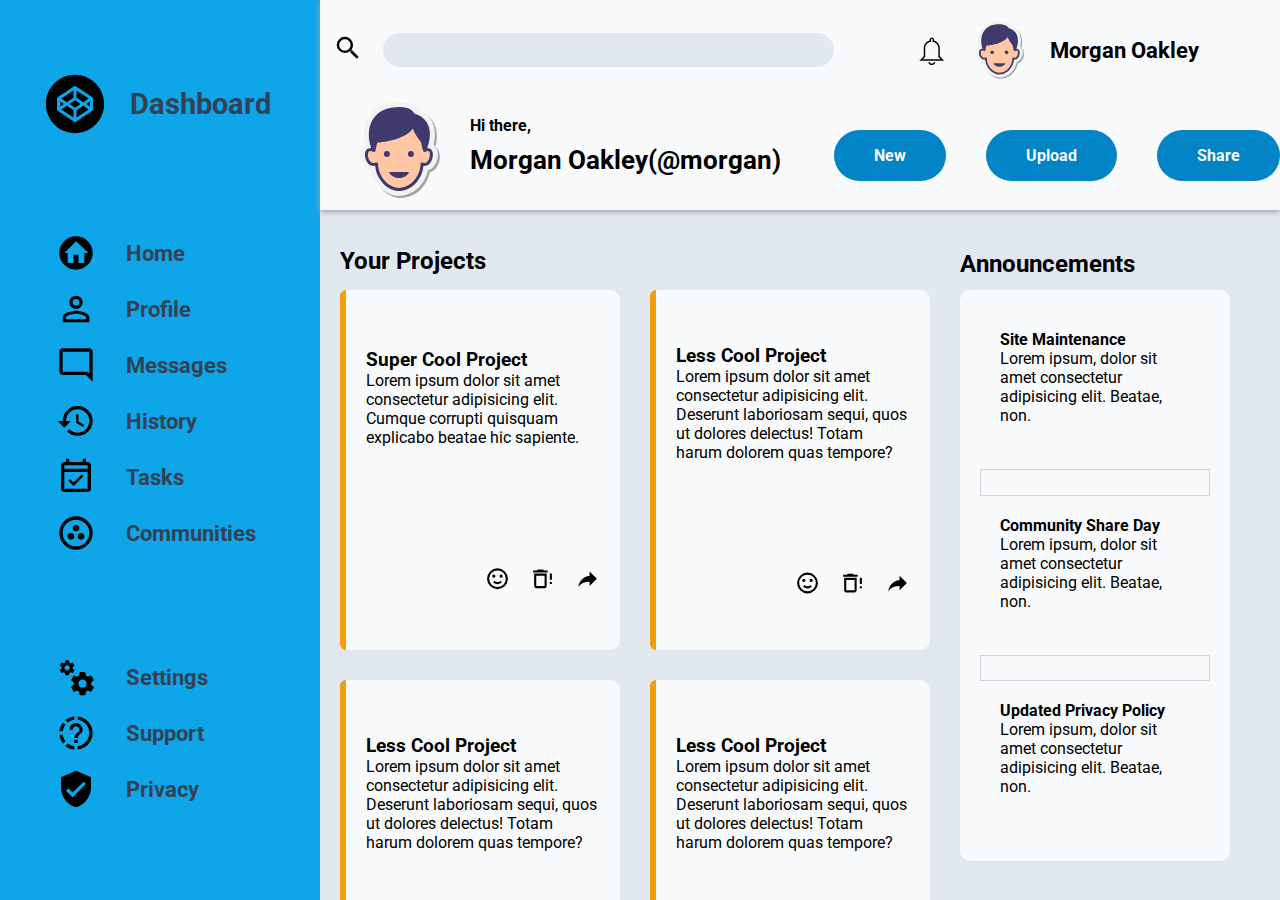
<file: Adin-Dashboard/index.html>
<!DOCTYPE html>
<html lang="en">
<head>
    <meta charset="UTF-8">
    <meta name="viewport" content="width=device-width, initial-scale=1.0">
    <link rel="preconnect" href="https://fonts.googleapis.com">
    <link rel="preconnect" href="https://fonts.gstatic.com" crossorigin>
    <link href="https://fonts.googleapis.com/css2?family=Playfair+Display:wght@400;700&family=Playpen+Sans&family=Poppins:wght@200;400;700&family=Roboto&family=Tilt+Neon&display=swap" rel="stylesheet">
    <link rel="stylesheet" href="style.css">
    <title>Adin Dashboard</title>
</head>
<body>
    <div class="container">
        <div class="sidebar">
            <div class="logo">
                <svg xmlns="http://www.w3.org/2000/svg" viewBox="0 0 24 24"><title>codepen</title><path d="M8.21 12L6.88 12.89V11.11L8.21 12M11.47 9.82V7.34L7.31 10.12L9.16 11.36L11.47 9.82M16.7 10.12L12.53 7.34V9.82L14.84 11.36L16.7 10.12M7.31 13.88L11.47 16.66V14.18L9.16 12.64L7.31 13.88M12.53 14.18V16.66L16.7 13.88L14.84 12.64L12.53 14.18M12 10.74L10.12 12L12 13.26L13.88 12L12 10.74M22 12C22 17.5 17.5 22 12 22C6.5 22 2 17.5 2 12C2 6.5 6.5 2 12 2C17.5 2 22 6.5 22 12M18.18 10.12C18.18 10.09 18.18 10.07 18.18 10.05L18.17 10L18.17 10L18.16 9.95C18.15 9.94 18.15 9.93 18.14 9.91L18.13 9.89L18.11 9.85L18.1 9.83L18.08 9.8L18.06 9.77L18.03 9.74L18 9.72L18 9.7L17.96 9.68L17.95 9.67L12.3 5.91C12.12 5.79 11.89 5.79 11.71 5.91L6.05 9.67L6.05 9.68L6 9.7C6 9.71 6 9.72 6 9.72L5.97 9.74L5.94 9.77L5.93 9.8L5.9 9.83L5.89 9.85L5.87 9.89L5.86 9.91L5.84 9.95L5.84 10L5.83 10L5.82 10.05C5.82 10.07 5.82 10.09 5.82 10.12V13.88C5.82 13.91 5.82 13.93 5.82 13.95L5.83 14L5.84 14L5.84 14.05C5.85 14.06 5.85 14.07 5.86 14.09L5.87 14.11L5.89 14.15L5.9 14.17L5.92 14.2L5.94 14.23C5.95 14.24 5.96 14.25 5.97 14.26L6 14.28L6 14.3L6.04 14.32L6.05 14.33L11.71 18.1C11.79 18.16 11.9 18.18 12 18.18C12.1 18.18 12.21 18.15 12.3 18.1L17.95 14.33L17.96 14.32L18 14.3L18 14.28L18.03 14.26L18.06 14.23L18.08 14.2L18.1 14.17L18.11 14.15L18.13 14.11L18.14 14.09L18.16 14.05L18.16 14L18.17 14L18.18 13.95C18.18 13.93 18.18 13.91 18.18 13.88V10.12M17.12 12.89V11.11L15.79 12L17.12 12.89Z" /></svg>
                <p>Dashboard</p>
            </div>
            <div class="nav">
                <ul>
                    <li>
                        <svg xmlns="http://www.w3.org/2000/svg" viewBox="0 0 24 24"><title>home-circle</title><path d="M19.07,4.93C17.22,3 14.66,1.96 12,2C9.34,1.96 6.79,3 4.94,4.93C3,6.78 1.96,9.34 2,12C1.96,14.66 3,17.21 4.93,19.06C6.78,21 9.34,22.04 12,22C14.66,22.04 17.21,21 19.06,19.07C21,17.22 22.04,14.66 22,12C22.04,9.34 21,6.78 19.07,4.93M17,12V18H13.5V13H10.5V18H7V12H5L12,5L19.5,12H17Z" /></svg>
                        <p>Home</p>
                    </li>
                    <li>
                        <svg xmlns="http://www.w3.org/2000/svg" viewBox="0 0 24 24"><title>account-outline</title><path d="M12,4A4,4 0 0,1 16,8A4,4 0 0,1 12,12A4,4 0 0,1 8,8A4,4 0 0,1 12,4M12,6A2,2 0 0,0 10,8A2,2 0 0,0 12,10A2,2 0 0,0 14,8A2,2 0 0,0 12,6M12,13C14.67,13 20,14.33 20,17V20H4V17C4,14.33 9.33,13 12,13M12,14.9C9.03,14.9 5.9,16.36 5.9,17V18.1H18.1V17C18.1,16.36 14.97,14.9 12,14.9Z" /></svg>
                        <p>Profile</p>
                    </li>
                    <li>
                        <svg xmlns="http://www.w3.org/2000/svg" viewBox="0 0 24 24"><title>message-reply-outline</title><path d="M20 2H4C2.9 2 2 2.9 2 4V16C2 17.1 2.9 18 4 18H18L22 22V4C22 2.9 21.1 2 20 2M20 17.2L18.8 16H4V4H20V17.2Z" /></svg>
                        <p>Messages</p>
                    </li>
                    <li>
                        <svg xmlns="http://www.w3.org/2000/svg" viewBox="0 0 24 24"><title>history</title><path d="M13.5,8H12V13L16.28,15.54L17,14.33L13.5,12.25V8M13,3A9,9 0 0,0 4,12H1L4.96,16.03L9,12H6A7,7 0 0,1 13,5A7,7 0 0,1 20,12A7,7 0 0,1 13,19C11.07,19 9.32,18.21 8.06,16.94L6.64,18.36C8.27,20 10.5,21 13,21A9,9 0 0,0 22,12A9,9 0 0,0 13,3" /></svg>
                        <p>History</p>
                    </li>
                    <li>
                        <svg xmlns="http://www.w3.org/2000/svg" viewBox="0 0 24 24"><title>calendar-check-outline</title><path d="M19 3H18V1H16V3H8V1H6V3H5C3.9 3 3 3.9 3 5V19C3 20.11 3.9 21 5 21H19C20.11 21 21 20.11 21 19V5C21 3.9 20.11 3 19 3M19 19H5V9H19V19M5 7V5H19V7H5M10.56 17.46L16.5 11.53L15.43 10.47L10.56 15.34L8.45 13.23L7.39 14.29L10.56 17.46Z" /></svg>
                        <p>Tasks</p>
                    </li>
                    <li>
                        <svg xmlns="http://www.w3.org/2000/svg" viewBox="0 0 24 24"><title>google-circles-communities</title><path d="M15,12C13.89,12 13,12.89 13,14A2,2 0 0,0 15,16A2,2 0 0,0 17,14C17,12.89 16.1,12 15,12M12,20A8,8 0 0,1 4,12A8,8 0 0,1 12,4A8,8 0 0,1 20,12A8,8 0 0,1 12,20M12,2A10,10 0 0,0 2,12A10,10 0 0,0 12,22A10,10 0 0,0 22,12A10,10 0 0,0 12,2M14,9C14,7.89 13.1,7 12,7C10.89,7 10,7.89 10,9A2,2 0 0,0 12,11A2,2 0 0,0 14,9M9,12A2,2 0 0,0 7,14A2,2 0 0,0 9,16A2,2 0 0,0 11,14C11,12.89 10.1,12 9,12Z" /></svg>
                        <p>Communities</p>
                    </li>
                </ul>
            </div>
            <div class="brand">
                <ul>
                    <li>
                        <svg xmlns="http://www.w3.org/2000/svg" viewBox="0 0 24 24"><title>cogs</title><path d="M15.9,18.45C17.25,18.45 18.35,17.35 18.35,16C18.35,14.65 17.25,13.55 15.9,13.55C14.54,13.55 13.45,14.65 13.45,16C13.45,17.35 14.54,18.45 15.9,18.45M21.1,16.68L22.58,17.84C22.71,17.95 22.75,18.13 22.66,18.29L21.26,20.71C21.17,20.86 21,20.92 20.83,20.86L19.09,20.16C18.73,20.44 18.33,20.67 17.91,20.85L17.64,22.7C17.62,22.87 17.47,23 17.3,23H14.5C14.32,23 14.18,22.87 14.15,22.7L13.89,20.85C13.46,20.67 13.07,20.44 12.71,20.16L10.96,20.86C10.81,20.92 10.62,20.86 10.54,20.71L9.14,18.29C9.05,18.13 9.09,17.95 9.22,17.84L10.7,16.68L10.65,16L10.7,15.31L9.22,14.16C9.09,14.05 9.05,13.86 9.14,13.71L10.54,11.29C10.62,11.13 10.81,11.07 10.96,11.13L12.71,11.84C13.07,11.56 13.46,11.32 13.89,11.15L14.15,9.29C14.18,9.13 14.32,9 14.5,9H17.3C17.47,9 17.62,9.13 17.64,9.29L17.91,11.15C18.33,11.32 18.73,11.56 19.09,11.84L20.83,11.13C21,11.07 21.17,11.13 21.26,11.29L22.66,13.71C22.75,13.86 22.71,14.05 22.58,14.16L21.1,15.31L21.15,16L21.1,16.68M6.69,8.07C7.56,8.07 8.26,7.37 8.26,6.5C8.26,5.63 7.56,4.92 6.69,4.92A1.58,1.58 0 0,0 5.11,6.5C5.11,7.37 5.82,8.07 6.69,8.07M10.03,6.94L11,7.68C11.07,7.75 11.09,7.87 11.03,7.97L10.13,9.53C10.08,9.63 9.96,9.67 9.86,9.63L8.74,9.18L8,9.62L7.81,10.81C7.79,10.92 7.7,11 7.59,11H5.79C5.67,11 5.58,10.92 5.56,10.81L5.4,9.62L4.64,9.18L3.5,9.63C3.41,9.67 3.3,9.63 3.24,9.53L2.34,7.97C2.28,7.87 2.31,7.75 2.39,7.68L3.34,6.94L3.31,6.5L3.34,6.06L2.39,5.32C2.31,5.25 2.28,5.13 2.34,5.03L3.24,3.47C3.3,3.37 3.41,3.33 3.5,3.37L4.63,3.82L5.4,3.38L5.56,2.19C5.58,2.08 5.67,2 5.79,2H7.59C7.7,2 7.79,2.08 7.81,2.19L8,3.38L8.74,3.82L9.86,3.37C9.96,3.33 10.08,3.37 10.13,3.47L11.03,5.03C11.09,5.13 11.07,5.25 11,5.32L10.03,6.06L10.06,6.5L10.03,6.94Z" /></svg>
                        <p>Settings</p>
                    </li>
                    <li>
                        <svg xmlns="http://www.w3.org/2000/svg" viewBox="0 0 24 24"><title>progress-question</title><path d="M13 18H11V16H13V18M13 15H11C11 11.75 14 12 14 10C14 8.9 13.1 8 12 8C10.9 8 10 8.9 10 10H8C8 7.79 9.79 6 12 6C14.21 6 16 7.79 16 10C16 12.5 13 12.75 13 15M22 12C22 17.18 18.05 21.45 13 21.95V19.94C16.95 19.45 20 16.08 20 12C20 7.92 16.95 4.55 13 4.06V2.05C18.05 2.55 22 6.82 22 12M11 2.05V4.06C9.54 4.24 8.2 4.82 7.09 5.68L5.67 4.26C7.15 3.05 9 2.25 11 2.05M4.06 11H2.05C2.25 9 3.05 7.15 4.26 5.67L5.68 7.1C4.82 8.2 4.24 9.54 4.06 11M11 19.94V21.95C9 21.75 7.15 20.96 5.67 19.74L7.09 18.32C8.2 19.18 9.54 19.76 11 19.94M2.05 13H4.06C4.24 14.46 4.82 15.8 5.68 16.91L4.26 18.33C3.05 16.85 2.25 15 2.05 13Z" /></svg>
                        <p>Support</p>
                    </li>
                    <li>
                        <svg xmlns="http://www.w3.org/2000/svg" viewBox="0 0 24 24"><title>shield-check</title><path d="M10,17L6,13L7.41,11.59L10,14.17L16.59,7.58L18,9M12,1L3,5V11C3,16.55 6.84,21.74 12,23C17.16,21.74 21,16.55 21,11V5L12,1Z" /></svg>
                        <p>Privacy</p>
                    </li>
                </ul>
            </div>
        </div>
        <div class="main-container">
            <div class="header">
                <div class="search">
                    <label for="search"><svg xmlns="http://www.w3.org/2000/svg" viewBox="0 0 24 24"><title>magnify</title><path d="M9.5,3A6.5,6.5 0 0,1 16,9.5C16,11.11 15.41,12.59 14.44,13.73L14.71,14H15.5L20.5,19L19,20.5L14,15.5V14.71L13.73,14.44C12.59,15.41 11.11,16 9.5,16A6.5,6.5 0 0,1 3,9.5A6.5,6.5 0 0,1 9.5,3M9.5,5C7,5 5,7 5,9.5C5,12 7,14 9.5,14C12,14 14,12 14,9.5C14,7 12,5 9.5,5Z" /></svg></label>
                    <input type="search" id="search">
                </div>
                <div class="notification">
                    <svg xmlns="http://www.w3.org/2000/svg" viewBox="0 0 24 24"><title>bell</title><path d="M12,4.5C12,4.22 11.78,4 11.5,4C11.22,4 11,4.22 11,4.5V6.03C8.75,6.28 7,8.18 7,10.5V16.41L5.41,18H17.59L16,16.41V10.5C16,8.18 14.25,6.28 12,6.03V4.5M11.5,3C12.33,3 13,3.67 13,4.5V5.21C15.31,5.86 17,8 17,10.5V16L20,19H3L6,16V10.5C6,8 7.69,5.86 10,5.21V4.5C10,3.67 10.67,3 11.5,3M11.5,22C10.29,22 9.28,21.14 9.05,20H10.09C10.29,20.58 10.85,21 11.5,21C12.15,21 12.71,20.58 12.91,20H13.95C13.72,21.14 12.71,22 11.5,22Z" /></svg>
                    <svg class="user-head" xmlns="http://www.w3.org/2000/svg" x="0px" y="0px" width="100" height="100" viewBox="0 0 100 100">
                        <path d="M50.976,97.953c-10.458,0-17.943-7.42-18.763-8.267c-5.834-5.841-8.646-16.384-9.684-21.183 c-2.552-0.548-4.353,1.125-6.103-0.876c-4.566-5.229-6.368-13.858-1.82-19.174c0.66-0.771,1.479-1.441,2.402-1.983 c-2.154-10.354-1.159-19.283,2.974-26.598c4.586-8.117,12.433-12.669,18.246-14.223c1.48-0.396,6.796-1.688,13.034-1.688 c10.572,0,15.867,3.76,18.519,7.55c6.889,2.557,11.792,6.82,14.588,12.693c3.827,8.036,2.586,17.056,1.144,22.63 c0.623,0.455,1.196,0.984,1.708,1.582c4.55,5.319,2.843,15.137-1.723,20.363c-1.564,1.791-3.528,3.045-5.714,3.681 c-1.018,4.825-3.505,11.327-9.469,17.299C69.501,90.582,61.893,97.953,50.976,97.953z" opacity=".35"></path><path fill="#f2f2f2" d="M48.976,95.953c-10.458,0-17.943-7.42-18.763-8.267c-5.834-5.841-8.321-12.218-9.359-17.017 c-2.552-0.548-4.772-1.854-6.522-3.854c-4.566-5.229-6.273-15.047-1.726-20.362c0.66-0.771,1.479-1.441,2.402-1.983 c-2.154-10.354-1.159-19.283,2.974-26.598C22.568,9.755,30.415,5.203,36.228,3.649c1.48-0.396,6.796-1.688,13.034-1.688 c10.572,0,15.867,3.76,18.519,7.55c6.889,2.557,11.792,6.82,14.588,12.693c3.827,8.036,2.586,17.056,1.144,22.63 c0.623,0.455,1.196,0.984,1.708,1.582c4.55,5.319,2.843,15.137-1.723,20.363c-1.564,1.791-3.528,3.045-5.714,3.681 c-1.018,4.825-3.505,11.327-9.469,17.299C67.501,88.582,59.893,95.953,48.976,95.953z"></path><path fill="#ffc7a3" d="M63.685,81.364c5.121-4.146,6.022-9.918,8.431-17.262c2.017,1.888,5.296,1.379,7.898-1.599 c2.83-3.239,3.582-7.934,1.681-10.486c-1.519-2.039-4.104-2.282-6.593-0.569c0.692-4.458,0.283-8.708,0.283-12.298 c0-16.628-11.279-26.675-26.085-26.675S23.216,22.523,23.216,39.151c0,3.655-0.289,7.994,0.578,12.54 c-0.578-2.16-4.731-1.77-6.318,0.36c-1.901,2.552-1.148,7.247,1.681,10.486c2.83,3.239,5.89,3.569,7.791,1.017 c0.008-0.01,0.013-0.022,0.021-0.032c1.739,7.963,2.65,13.331,7.249,17.635l10.177,7.89h9.61L63.685,81.364z"></path><path fill="#40396e" d="M21.207,48.598c0,0,3.801-3.084,5.865-5.94c0,0,35.445-2.17,38.282-20.227 C68.409,2.995,44.331,6.657,37.519,8.479C31.549,10.075,12.316,19.02,21.207,48.598z"></path><path fill="#40396e" d="M62.439,25.671c0,0-0.501,5.165,9.119,16.983l3.607,4.513l2.022,0.978 c0,0,11.646-27.202-13.105-34.612L62.439,25.671z"></path><path fill="#40396e" d="M48.976,90.952c-8.546,0-14.903-6.468-15.169-6.743c-6.934-6.944-8.348-14.741-8.611-18.359 c-1.94,0.292-4.898,0.193-7.099-2.326c-3.074-3.519-4.458-10.587-1.691-13.821c1.018-1.189,3.212-2.103,5.511-1.711 c-0.6-3.426-0.888-5.928-0.888-8.841c0-16.723,11.89-28.861,28.271-28.861s28.271,12.138,28.271,28.861 c0,3.002-0.29,5.613-0.833,8.798c1.926-0.301,3.645,0.503,4.686,1.721c2.766,3.234,1.382,10.302-1.691,13.821 c-1.957,2.239-4.432,2.626-6.331,2.389c-0.27,3.638-1.699,11.412-8.625,18.347C64.508,84.497,58.007,90.952,48.976,90.952z M26.648,62.446c0.172,0,0.345,0.03,0.509,0.089c0.616,0.222,1.016,0.841,0.989,1.496c-0.042,1.008-0.183,10.081,7.801,18.075 c0.072,0.074,5.777,5.846,13.03,5.846c7.754,0,13.617-5.785,13.675-5.844c7.986-7.997,7.845-17.069,7.803-18.078 c-0.027-0.654,0.373-1.273,0.989-1.496c0.373-0.136,0.787-0.117,1.147,0.053c0.28,0.126,2.889,1.21,4.882-1.072 c2.473-2.831,3.097-8.231,1.672-9.897c-0.229-0.266-1.466-1.516-3.477,0.01c-0.495,0.375-1.17,0.408-1.697,0.081 c-0.528-0.327-0.8-0.946-0.684-1.556c0.833-4.37,1.285-7.417,1.285-11.004c0-14.985-10.628-25.861-25.271-25.861 S24.029,24.166,24.029,39.15c0,3.396,0.432,6.259,1.339,11.021c0.116,0.61-0.156,1.229-0.684,1.556 c-0.527,0.328-1.203,0.296-1.698-0.081c-1.924-1.463-4.002-0.343-4.302,0.006c-1.425,1.666-0.802,7.066,1.671,9.897 c2.106,2.411,5.699,1.016,5.736,1.002C26.271,62.482,26.459,62.446,26.648,62.446z"></path><path fill="#40396e" d="M35.681,27.553c7.589,0,19.65-0.001,27.239-0.001c3.813,0,6.708,3.026,7.103,6.818 c1.468,14.094,3.454,16.827,3.454,16.827s3.903-2.833,1.33-0.879c0.866-4.546,1.264-7.512,1.264-11.167 c0-16.628-11.966-27.361-26.771-27.361S22.529,22.523,22.529,39.151c0,3.655,0.398,6.621,1.264,11.167 c-2.572-1.954,1.512,0.625,1.512,0.625s1.337-3.289,3.272-16.573C29.127,30.598,31.868,27.553,35.681,27.553z"></path><circle cx="36.906" cy="53.941" r="3" fill="#40396e"></circle><circle cx="60.918" cy="53.941" r="3" fill="#40396e"></circle><path fill="#40396e" d="M39,72c1.236,3.461,5.24,6,10,6s8.764-2.539,10-6H39z"></path>
                    </svg>
                    <p>Morgan Oakley</p>
                </div>
                <div class="user-info">
                    <svg class="user-head" xmlns="http://www.w3.org/2000/svg" x="0px" y="0px" width="100" height="100" viewBox="0 0 100 100">
                        <path d="M50.976,97.953c-10.458,0-17.943-7.42-18.763-8.267c-5.834-5.841-8.646-16.384-9.684-21.183 c-2.552-0.548-4.353,1.125-6.103-0.876c-4.566-5.229-6.368-13.858-1.82-19.174c0.66-0.771,1.479-1.441,2.402-1.983 c-2.154-10.354-1.159-19.283,2.974-26.598c4.586-8.117,12.433-12.669,18.246-14.223c1.48-0.396,6.796-1.688,13.034-1.688 c10.572,0,15.867,3.76,18.519,7.55c6.889,2.557,11.792,6.82,14.588,12.693c3.827,8.036,2.586,17.056,1.144,22.63 c0.623,0.455,1.196,0.984,1.708,1.582c4.55,5.319,2.843,15.137-1.723,20.363c-1.564,1.791-3.528,3.045-5.714,3.681 c-1.018,4.825-3.505,11.327-9.469,17.299C69.501,90.582,61.893,97.953,50.976,97.953z" opacity=".35"></path><path fill="#f2f2f2" d="M48.976,95.953c-10.458,0-17.943-7.42-18.763-8.267c-5.834-5.841-8.321-12.218-9.359-17.017 c-2.552-0.548-4.772-1.854-6.522-3.854c-4.566-5.229-6.273-15.047-1.726-20.362c0.66-0.771,1.479-1.441,2.402-1.983 c-2.154-10.354-1.159-19.283,2.974-26.598C22.568,9.755,30.415,5.203,36.228,3.649c1.48-0.396,6.796-1.688,13.034-1.688 c10.572,0,15.867,3.76,18.519,7.55c6.889,2.557,11.792,6.82,14.588,12.693c3.827,8.036,2.586,17.056,1.144,22.63 c0.623,0.455,1.196,0.984,1.708,1.582c4.55,5.319,2.843,15.137-1.723,20.363c-1.564,1.791-3.528,3.045-5.714,3.681 c-1.018,4.825-3.505,11.327-9.469,17.299C67.501,88.582,59.893,95.953,48.976,95.953z"></path><path fill="#ffc7a3" d="M63.685,81.364c5.121-4.146,6.022-9.918,8.431-17.262c2.017,1.888,5.296,1.379,7.898-1.599 c2.83-3.239,3.582-7.934,1.681-10.486c-1.519-2.039-4.104-2.282-6.593-0.569c0.692-4.458,0.283-8.708,0.283-12.298 c0-16.628-11.279-26.675-26.085-26.675S23.216,22.523,23.216,39.151c0,3.655-0.289,7.994,0.578,12.54 c-0.578-2.16-4.731-1.77-6.318,0.36c-1.901,2.552-1.148,7.247,1.681,10.486c2.83,3.239,5.89,3.569,7.791,1.017 c0.008-0.01,0.013-0.022,0.021-0.032c1.739,7.963,2.65,13.331,7.249,17.635l10.177,7.89h9.61L63.685,81.364z"></path><path fill="#40396e" d="M21.207,48.598c0,0,3.801-3.084,5.865-5.94c0,0,35.445-2.17,38.282-20.227 C68.409,2.995,44.331,6.657,37.519,8.479C31.549,10.075,12.316,19.02,21.207,48.598z"></path><path fill="#40396e" d="M62.439,25.671c0,0-0.501,5.165,9.119,16.983l3.607,4.513l2.022,0.978 c0,0,11.646-27.202-13.105-34.612L62.439,25.671z"></path><path fill="#40396e" d="M48.976,90.952c-8.546,0-14.903-6.468-15.169-6.743c-6.934-6.944-8.348-14.741-8.611-18.359 c-1.94,0.292-4.898,0.193-7.099-2.326c-3.074-3.519-4.458-10.587-1.691-13.821c1.018-1.189,3.212-2.103,5.511-1.711 c-0.6-3.426-0.888-5.928-0.888-8.841c0-16.723,11.89-28.861,28.271-28.861s28.271,12.138,28.271,28.861 c0,3.002-0.29,5.613-0.833,8.798c1.926-0.301,3.645,0.503,4.686,1.721c2.766,3.234,1.382,10.302-1.691,13.821 c-1.957,2.239-4.432,2.626-6.331,2.389c-0.27,3.638-1.699,11.412-8.625,18.347C64.508,84.497,58.007,90.952,48.976,90.952z M26.648,62.446c0.172,0,0.345,0.03,0.509,0.089c0.616,0.222,1.016,0.841,0.989,1.496c-0.042,1.008-0.183,10.081,7.801,18.075 c0.072,0.074,5.777,5.846,13.03,5.846c7.754,0,13.617-5.785,13.675-5.844c7.986-7.997,7.845-17.069,7.803-18.078 c-0.027-0.654,0.373-1.273,0.989-1.496c0.373-0.136,0.787-0.117,1.147,0.053c0.28,0.126,2.889,1.21,4.882-1.072 c2.473-2.831,3.097-8.231,1.672-9.897c-0.229-0.266-1.466-1.516-3.477,0.01c-0.495,0.375-1.17,0.408-1.697,0.081 c-0.528-0.327-0.8-0.946-0.684-1.556c0.833-4.37,1.285-7.417,1.285-11.004c0-14.985-10.628-25.861-25.271-25.861 S24.029,24.166,24.029,39.15c0,3.396,0.432,6.259,1.339,11.021c0.116,0.61-0.156,1.229-0.684,1.556 c-0.527,0.328-1.203,0.296-1.698-0.081c-1.924-1.463-4.002-0.343-4.302,0.006c-1.425,1.666-0.802,7.066,1.671,9.897 c2.106,2.411,5.699,1.016,5.736,1.002C26.271,62.482,26.459,62.446,26.648,62.446z"></path><path fill="#40396e" d="M35.681,27.553c7.589,0,19.65-0.001,27.239-0.001c3.813,0,6.708,3.026,7.103,6.818 c1.468,14.094,3.454,16.827,3.454,16.827s3.903-2.833,1.33-0.879c0.866-4.546,1.264-7.512,1.264-11.167 c0-16.628-11.966-27.361-26.771-27.361S22.529,22.523,22.529,39.151c0,3.655,0.398,6.621,1.264,11.167 c-2.572-1.954,1.512,0.625,1.512,0.625s1.337-3.289,3.272-16.573C29.127,30.598,31.868,27.553,35.681,27.553z"></path><circle cx="36.906" cy="53.941" r="3" fill="#40396e"></circle><circle cx="60.918" cy="53.941" r="3" fill="#40396e"></circle><path fill="#40396e" d="M39,72c1.236,3.461,5.24,6,10,6s8.764-2.539,10-6H39z"></path>
                    </svg>
                    <div class="welcome-msg">
                        <p style="font-weight: bold;">Hi there,</p>
                        <h3>Morgan Oakley(@morgan)</h3>
                    </div>
                </div>
                <div class="button">
                    <button class="btn">New</button>
                    <button class="btn">Upload</button>
                    <button class="btn">Share</button>
                </div>
            </div>
            <div class="content-container">
                <div class="projects">
                    <h2>Your Projects</h2>
                    <div class="project">
                        <div class="color-side"></div>
                        <div class="project-text">
                            <h3>Super Cool Project</h3>
                            <p>Lorem ipsum dolor sit amet consectetur adipisicing elit. Cumque corrupti quisquam explicabo beatae hic sapiente.</p>
                        </div>
                        <div class="action-bar">
                            <svg xmlns="http://www.w3.org/2000/svg" viewBox="0 0 24 24"><title>emoticon-happy-outline</title><path d="M20,12A8,8 0 0,0 12,4A8,8 0 0,0 4,12A8,8 0 0,0 12,20A8,8 0 0,0 20,12M22,12A10,10 0 0,1 12,22A10,10 0 0,1 2,12A10,10 0 0,1 12,2A10,10 0 0,1 22,12M10,9.5C10,10.3 9.3,11 8.5,11C7.7,11 7,10.3 7,9.5C7,8.7 7.7,8 8.5,8C9.3,8 10,8.7 10,9.5M17,9.5C17,10.3 16.3,11 15.5,11C14.7,11 14,10.3 14,9.5C14,8.7 14.7,8 15.5,8C16.3,8 17,8.7 17,9.5M12,17.23C10.25,17.23 8.71,16.5 7.81,15.42L9.23,14C9.68,14.72 10.75,15.23 12,15.23C13.25,15.23 14.32,14.72 14.77,14L16.19,15.42C15.29,16.5 13.75,17.23 12,17.23Z" /></svg>
                            <svg xmlns="http://www.w3.org/2000/svg" viewBox="0 0 24 24"><title>delete-alert-outline</title><path d="M4 19V7H16V19C16 20.1 15.1 21 14 21H6C4.9 21 4 20.1 4 19M6 9V19H14V9H6M13.5 4H17V6H3V4H6.5L7.5 3H12.5L13.5 4M19 17V15H21V17H19M19 13V7H21V13H19Z" /></svg>
                            <svg xmlns="http://www.w3.org/2000/svg" viewBox="0 0 24 24"><title>share</title><path d="M21,12L14,5V9C7,10 4,15 3,20C5.5,16.5 9,14.9 14,14.9V19L21,12Z" /></svg>
                        </div>
                    </div>
                    <div class="project">
                        <div class="color-side"></div>
                        <div class="project-text">
                            <h3>Less Cool Project</h3>
                            <p>Lorem ipsum dolor sit amet consectetur adipisicing elit. Deserunt laboriosam sequi, quos ut dolores delectus! Totam harum dolorem quas tempore?</p>
                        </div>
                        <div class="action-bar">
                            <svg xmlns="http://www.w3.org/2000/svg" viewBox="0 0 24 24"><title>emoticon-happy-outline</title><path d="M20,12A8,8 0 0,0 12,4A8,8 0 0,0 4,12A8,8 0 0,0 12,20A8,8 0 0,0 20,12M22,12A10,10 0 0,1 12,22A10,10 0 0,1 2,12A10,10 0 0,1 12,2A10,10 0 0,1 22,12M10,9.5C10,10.3 9.3,11 8.5,11C7.7,11 7,10.3 7,9.5C7,8.7 7.7,8 8.5,8C9.3,8 10,8.7 10,9.5M17,9.5C17,10.3 16.3,11 15.5,11C14.7,11 14,10.3 14,9.5C14,8.7 14.7,8 15.5,8C16.3,8 17,8.7 17,9.5M12,17.23C10.25,17.23 8.71,16.5 7.81,15.42L9.23,14C9.68,14.72 10.75,15.23 12,15.23C13.25,15.23 14.32,14.72 14.77,14L16.19,15.42C15.29,16.5 13.75,17.23 12,17.23Z" /></svg>
                            <svg xmlns="http://www.w3.org/2000/svg" viewBox="0 0 24 24"><title>delete-alert-outline</title><path d="M4 19V7H16V19C16 20.1 15.1 21 14 21H6C4.9 21 4 20.1 4 19M6 9V19H14V9H6M13.5 4H17V6H3V4H6.5L7.5 3H12.5L13.5 4M19 17V15H21V17H19M19 13V7H21V13H19Z" /></svg>
                            <svg xmlns="http://www.w3.org/2000/svg" viewBox="0 0 24 24"><title>share</title><path d="M21,12L14,5V9C7,10 4,15 3,20C5.5,16.5 9,14.9 14,14.9V19L21,12Z" /></svg>
                        </div>
                    </div>
                    <div class="project">
                        <div class="color-side"></div>
                        <div class="project-text">
                            <h3>Less Cool Project</h3>
                            <p>Lorem ipsum dolor sit amet consectetur adipisicing elit. Deserunt laboriosam sequi, quos ut dolores delectus! Totam harum dolorem quas tempore?</p>
                        </div>
                        <div class="action-bar">
                            <svg xmlns="http://www.w3.org/2000/svg" viewBox="0 0 24 24"><title>emoticon-happy-outline</title><path d="M20,12A8,8 0 0,0 12,4A8,8 0 0,0 4,12A8,8 0 0,0 12,20A8,8 0 0,0 20,12M22,12A10,10 0 0,1 12,22A10,10 0 0,1 2,12A10,10 0 0,1 12,2A10,10 0 0,1 22,12M10,9.5C10,10.3 9.3,11 8.5,11C7.7,11 7,10.3 7,9.5C7,8.7 7.7,8 8.5,8C9.3,8 10,8.7 10,9.5M17,9.5C17,10.3 16.3,11 15.5,11C14.7,11 14,10.3 14,9.5C14,8.7 14.7,8 15.5,8C16.3,8 17,8.7 17,9.5M12,17.23C10.25,17.23 8.71,16.5 7.81,15.42L9.23,14C9.68,14.72 10.75,15.23 12,15.23C13.25,15.23 14.32,14.72 14.77,14L16.19,15.42C15.29,16.5 13.75,17.23 12,17.23Z" /></svg>
                            <svg xmlns="http://www.w3.org/2000/svg" viewBox="0 0 24 24"><title>delete-alert-outline</title><path d="M4 19V7H16V19C16 20.1 15.1 21 14 21H6C4.9 21 4 20.1 4 19M6 9V19H14V9H6M13.5 4H17V6H3V4H6.5L7.5 3H12.5L13.5 4M19 17V15H21V17H19M19 13V7H21V13H19Z" /></svg>
                            <svg xmlns="http://www.w3.org/2000/svg" viewBox="0 0 24 24"><title>share</title><path d="M21,12L14,5V9C7,10 4,15 3,20C5.5,16.5 9,14.9 14,14.9V19L21,12Z" /></svg>
                        </div>
                    </div>
                    <div class="project">
                        <div class="color-side"></div>
                        <div class="project-text">
                            <h3>Less Cool Project</h3>
                            <p>Lorem ipsum dolor sit amet consectetur adipisicing elit. Deserunt laboriosam sequi, quos ut dolores delectus! Totam harum dolorem quas tempore?</p>
                        </div>
                        <div class="action-bar">
                            <svg xmlns="http://www.w3.org/2000/svg" viewBox="0 0 24 24"><title>emoticon-happy-outline</title><path d="M20,12A8,8 0 0,0 12,4A8,8 0 0,0 4,12A8,8 0 0,0 12,20A8,8 0 0,0 20,12M22,12A10,10 0 0,1 12,22A10,10 0 0,1 2,12A10,10 0 0,1 12,2A10,10 0 0,1 22,12M10,9.5C10,10.3 9.3,11 8.5,11C7.7,11 7,10.3 7,9.5C7,8.7 7.7,8 8.5,8C9.3,8 10,8.7 10,9.5M17,9.5C17,10.3 16.3,11 15.5,11C14.7,11 14,10.3 14,9.5C14,8.7 14.7,8 15.5,8C16.3,8 17,8.7 17,9.5M12,17.23C10.25,17.23 8.71,16.5 7.81,15.42L9.23,14C9.68,14.72 10.75,15.23 12,15.23C13.25,15.23 14.32,14.72 14.77,14L16.19,15.42C15.29,16.5 13.75,17.23 12,17.23Z" /></svg>
                            <svg xmlns="http://www.w3.org/2000/svg" viewBox="0 0 24 24"><title>delete-alert-outline</title><path d="M4 19V7H16V19C16 20.1 15.1 21 14 21H6C4.9 21 4 20.1 4 19M6 9V19H14V9H6M13.5 4H17V6H3V4H6.5L7.5 3H12.5L13.5 4M19 17V15H21V17H19M19 13V7H21V13H19Z" /></svg>
                            <svg xmlns="http://www.w3.org/2000/svg" viewBox="0 0 24 24"><title>share</title><path d="M21,12L14,5V9C7,10 4,15 3,20C5.5,16.5 9,14.9 14,14.9V19L21,12Z" /></svg>
                        </div>
                    </div>
                    <div class="project">
                        <div class="color-side"></div>
                        <div class="project-text">
                            <h3>Less Cool Project</h3>
                            <p>Lorem ipsum dolor sit amet consectetur adipisicing elit. Deserunt laboriosam sequi, quos ut dolores delectus! Totam harum dolorem quas tempore?</p>
                        </div>
                        <div class="action-bar">
                            <svg xmlns="http://www.w3.org/2000/svg" viewBox="0 0 24 24"><title>emoticon-happy-outline</title><path d="M20,12A8,8 0 0,0 12,4A8,8 0 0,0 4,12A8,8 0 0,0 12,20A8,8 0 0,0 20,12M22,12A10,10 0 0,1 12,22A10,10 0 0,1 2,12A10,10 0 0,1 12,2A10,10 0 0,1 22,12M10,9.5C10,10.3 9.3,11 8.5,11C7.7,11 7,10.3 7,9.5C7,8.7 7.7,8 8.5,8C9.3,8 10,8.7 10,9.5M17,9.5C17,10.3 16.3,11 15.5,11C14.7,11 14,10.3 14,9.5C14,8.7 14.7,8 15.5,8C16.3,8 17,8.7 17,9.5M12,17.23C10.25,17.23 8.71,16.5 7.81,15.42L9.23,14C9.68,14.72 10.75,15.23 12,15.23C13.25,15.23 14.32,14.72 14.77,14L16.19,15.42C15.29,16.5 13.75,17.23 12,17.23Z" /></svg>
                            <svg xmlns="http://www.w3.org/2000/svg" viewBox="0 0 24 24"><title>delete-alert-outline</title><path d="M4 19V7H16V19C16 20.1 15.1 21 14 21H6C4.9 21 4 20.1 4 19M6 9V19H14V9H6M13.5 4H17V6H3V4H6.5L7.5 3H12.5L13.5 4M19 17V15H21V17H19M19 13V7H21V13H19Z" /></svg>
                            <svg xmlns="http://www.w3.org/2000/svg" viewBox="0 0 24 24"><title>share</title><path d="M21,12L14,5V9C7,10 4,15 3,20C5.5,16.5 9,14.9 14,14.9V19L21,12Z" /></svg>
                        </div>
                    </div>
                    <div class="project">
                        <div class="color-side"></div>
                        <div class="project-text">
                            <h3>Less Cool Project</h3>
                            <p>Lorem ipsum dolor sit amet consectetur adipisicing elit. Deserunt laboriosam sequi, quos ut dolores delectus! Totam harum dolorem quas tempore?</p>
                        </div>
                        <div class="action-bar">
                            <svg xmlns="http://www.w3.org/2000/svg" viewBox="0 0 24 24"><title>emoticon-happy-outline</title><path d="M20,12A8,8 0 0,0 12,4A8,8 0 0,0 4,12A8,8 0 0,0 12,20A8,8 0 0,0 20,12M22,12A10,10 0 0,1 12,22A10,10 0 0,1 2,12A10,10 0 0,1 12,2A10,10 0 0,1 22,12M10,9.5C10,10.3 9.3,11 8.5,11C7.7,11 7,10.3 7,9.5C7,8.7 7.7,8 8.5,8C9.3,8 10,8.7 10,9.5M17,9.5C17,10.3 16.3,11 15.5,11C14.7,11 14,10.3 14,9.5C14,8.7 14.7,8 15.5,8C16.3,8 17,8.7 17,9.5M12,17.23C10.25,17.23 8.71,16.5 7.81,15.42L9.23,14C9.68,14.72 10.75,15.23 12,15.23C13.25,15.23 14.32,14.72 14.77,14L16.19,15.42C15.29,16.5 13.75,17.23 12,17.23Z" /></svg>
                            <svg xmlns="http://www.w3.org/2000/svg" viewBox="0 0 24 24"><title>delete-alert-outline</title><path d="M4 19V7H16V19C16 20.1 15.1 21 14 21H6C4.9 21 4 20.1 4 19M6 9V19H14V9H6M13.5 4H17V6H3V4H6.5L7.5 3H12.5L13.5 4M19 17V15H21V17H19M19 13V7H21V13H19Z" /></svg>
                            <svg xmlns="http://www.w3.org/2000/svg" viewBox="0 0 24 24"><title>share</title><path d="M21,12L14,5V9C7,10 4,15 3,20C5.5,16.5 9,14.9 14,14.9V19L21,12Z" /></svg>
                        </div>
                    </div>
                </div>
                <div class="announcements-trending">
                    <div class="announcements">
                        <h2>Announcements</h2>
                        <div class="announcement-content">
                            <div class="announcement">
                                <h4>Site Maintenance</h4>
                                <p>Lorem ipsum, dolor sit amet consectetur adipisicing elit. Beatae, non.</p>
                            </div>
                            <div class="announcement-border"></div>
                            <div class="announcement">
                                <h4>Community Share Day</h4>
                                <p>Lorem ipsum, dolor sit amet consectetur adipisicing elit. Beatae, non.</p>
                            </div>
                            <div class="announcement-border"></div>
                            <div class="announcement">
                                <h4>Updated Privacy Policy</h4>
                                <p>Lorem ipsum, dolor sit amet consectetur adipisicing elit. Beatae, non.</p>
                            </div>
                        </div>
                    </div>
                    <div class="trending">
                        <h2>Trending</h2>
                        <div class="trend-content">
                            <div class="trend">
                                <svg xmlns="http://www.w3.org/2000/svg" x="0px" y="0px" width="100" height="100" viewBox="0 0 96 96">
                                    <path fill="#ffad00" d="M48,86.828c-0.813,0-1.626-0.088-2.417-0.264C25.965,82.198,24.761,71.056,24.183,65.7	C22.022,64.226,18,61.458,18,56c0-2.925,1.437-5.639,4.045-7.644L22,47c0-1.657,1.343-3,3-3s3,1.343,3,3v1.389	c0,1.851-0.859,3.617-2.297,4.724C24.925,53.71,24,54.695,24,56c0,1.744,0.871,2.902,3.584,4.77	c1.441,0.991,2.375,2.553,2.563,4.285c0.526,4.867,1.321,12.222,16.74,15.652c0.728,0.162,1.498,0.162,2.226,0	c15.419-3.431,16.214-10.785,16.74-15.651c0.188-1.733,1.122-3.295,2.564-4.286C71.129,58.902,72,57.744,72,56	c0-1.305-0.925-2.29-1.701-2.886C68.859,52.006,68,50.239,68,48.389V47c0-1.657,1.343-3,3-3s3,1.343,3,3v1.389	c2.563,1.973,4,4.687,4,7.611c0,5.458-4.022,8.226-6.183,9.713c-0.578,5.343-1.782,16.485-21.4,20.852	C49.626,86.74,48.813,86.828,48,86.828z" opacity=".3"></path><path fill="#ffad00" d="M48,85.828c-0.74,0-1.48-0.08-2.199-0.24c-18.918-4.21-20.028-14.479-20.624-19.995	c-0.031-0.282-0.186-0.538-0.426-0.703C22.741,63.506,19,60.933,19,56c0-2.606,1.298-5.039,3.654-6.851	C22.87,48.983,23,48.698,23,48.389V47c0-1.104,0.896-2,2-2s2,0.896,2,2v1.389c0,1.543-0.713,3.013-1.907,3.932	C24.138,53.055,23,54.288,23,56c0,2.378,1.412,3.801,4.018,5.594c1.201,0.825,1.979,2.127,2.136,3.568	c0.557,5.151,1.398,12.935,17.517,16.521c0.871,0.193,1.791,0.193,2.66,0c16.119-3.587,16.96-11.37,17.517-16.521	c0.156-1.442,0.935-2.744,2.136-3.57C71.588,59.801,73,58.378,73,56c0-1.712-1.138-2.945-2.092-3.679	C69.713,51.401,69,49.932,69,48.389V47c0-1.104,0.896-2,2-2s2,0.896,2,2v1.389c0,0.31,0.13,0.595,0.347,0.762	C75.702,50.961,77,53.394,77,56c0,4.933-3.741,7.506-5.75,8.889c-0.241,0.166-0.396,0.422-0.427,0.705	c-0.596,5.516-1.706,15.784-20.624,19.994C49.48,85.748,48.74,85.828,48,85.828z" opacity=".3"></path><path fill="#4d4dff" d="M19.996,50c-1.486,0-2.776-1.104-2.972-2.616C16.983,47.06,16,39.346,16,31	c0-6.153,4.816-12.523,12.882-17.04c8.679-4.859,21.364-7.355,30.138-1.978C71.42,12.468,80,22.383,80,31	c0,8.908-0.986,16.11-1.028,16.413c-0.229,1.641-1.739,2.774-3.384,2.559c-1.641-0.229-2.787-1.743-2.56-3.384	C73.038,46.518,74,39.473,74,31c0-5.069-5.886-12.649-15.109-12.986c-1.055-0.039-2.094-0.356-3.007-0.916	c-6.667-4.086-17.15-1.776-24.07,2.097C25.76,22.584,22,27.107,22,31c0,7.947,0.966,15.541,0.976,15.616	c0.211,1.644-0.949,3.147-2.592,3.359C20.253,49.992,20.124,50,19.996,50z" opacity=".3"></path><path fill="#4d4dff" d="M19.998,49c-0.991,0-1.851-0.735-1.981-1.744C17.975,46.935,17,39.282,17,31	c0-5.786,4.625-11.83,12.371-16.168c8.425-4.717,20.699-7.163,29.127-1.997c0.185,0.113,0.379,0.175,0.577,0.182	C70.478,13.434,79,22.855,79,31c0,8.84-0.978,15.976-1.019,16.275c-0.152,1.094-1.161,1.866-2.256,1.705	c-1.094-0.151-1.858-1.161-1.706-2.256C74.029,46.654,75,39.549,75,31c0-5.463-6.261-13.627-16.073-13.985	c-0.882-0.033-1.753-0.299-2.52-0.77c-7.047-4.321-17.675-2.07-25.082,2.077C24.957,21.889,21,26.746,21,31	c0,8.016,0.974,15.668,0.983,15.744c0.141,1.096-0.632,2.098-1.728,2.239C20.169,48.995,20.083,49,19.998,49z" opacity=".3"></path><path fill="#4d4dff" d="M48,73.021c-3.261,0-6.521-1.3-9.121-3.9c-1.172-1.171-1.172-3.071,0-4.242	c1.171-1.172,3.071-1.172,4.242,0c2.827,2.826,6.931,2.826,9.758,0c1.171-1.172,3.071-1.172,4.242,0	c1.172,1.171,1.172,3.071,0,4.242C54.521,71.722,51.261,73.021,48,73.021z" opacity=".3"></path><path fill="#4d4dff" d="M48,72.012c-3.008,0-6.016-1.199-8.414-3.598c-0.781-0.781-0.781-2.047,0-2.828	c0.78-0.781,2.048-0.781,2.828,0c3.237,3.236,7.935,3.236,11.172,0c0.78-0.781,2.048-0.781,2.828,0c0.781,0.781,0.781,2.047,0,2.828	C54.016,70.813,51.008,72.012,48,72.012z" opacity=".3"></path><path fill="#ffad00" d="M48,84.828c-0.667,0-1.333-0.072-1.982-0.216C27.8,80.558,26.74,70.753,26.171,65.485	c-0.062-0.572-0.373-1.09-0.854-1.42C22.745,62.295,20,60.066,20,56c0-3.088,2.045-5.121,3.264-6.058	C23.725,49.588,24,49.007,24,48.389V47c0-0.553,0.448-1,1-1s1,0.447,1,1v1.389c0,1.234-0.567,2.408-1.517,3.139	C23.35,52.398,22,53.881,22,56c0,2.806,1.632,4.478,4.451,6.417c0.961,0.661,1.583,1.701,1.708,2.854	c0.552,5.104,1.475,13.646,18.293,17.389c1.013,0.227,2.082,0.227,3.095,0c16.819-3.742,17.742-12.285,18.293-17.389	c0.125-1.152,0.748-2.192,1.709-2.854C72.368,60.478,74,58.806,74,56c0-2.119-1.35-3.602-2.482-4.472	C70.567,50.797,70,49.623,70,48.389V47c0-0.553,0.448-1,1-1s1,0.447,1,1v1.389c0,0.618,0.275,1.199,0.737,1.555	C73.955,50.879,76,52.912,76,56c0,4.066-2.745,6.295-5.317,8.065c-0.481,0.33-0.792,0.848-0.854,1.42	C69.26,70.753,68.2,80.558,49.982,84.612C49.333,84.756,48.667,84.828,48,84.828z"></path><path fill="#4d4dff" d="M19.999,48c-0.495,0-0.925-0.368-0.99-0.872C18.998,47.05,18,39.218,18,31	c0-5.419,4.434-11.138,11.859-15.295c8.17-4.576,20.031-6.972,28.115-2.018c0.333,0.204,0.691,0.315,1.063,0.329	C69.89,14.413,78,23.311,78,31c0,8.771-1,16.065-1.009,16.138c-0.077,0.547-0.581,0.933-1.128,0.853	c-0.547-0.076-0.929-0.581-0.853-1.128C75.02,46.791,76,39.625,76,31c0-5.997-6.481-14.6-17.037-14.985	c-0.71-0.026-1.413-0.241-2.034-0.622c-7.394-4.533-18.433-2.233-26.093,2.058C24.152,21.192,20,26.385,20,31	c0,8.085,0.982,15.795,0.992,15.872c0.071,0.548-0.316,1.049-0.864,1.12C20.084,47.997,20.042,48,19.999,48z"></path><path fill="#4d4dff" d="M48,71.002c-2.755,0-5.51-1.098-7.707-3.295c-0.391-0.391-0.391-1.023,0-1.414s1.023-0.391,1.414,0	c3.588,3.588,8.998,3.588,12.586,0c0.391-0.391,1.023-0.391,1.414,0s0.391,1.023,0,1.414C53.51,69.904,50.755,71.002,48,71.002z"></path><path fill="#4d4dff" d="M70.992,45c-0.449,0-0.904-0.102-1.334-0.316c-0.276-0.139-6.775-3.463-12.142-12.645	C54.621,34.874,49.412,40,40,40c-10.25,0-12.281,3.269-12.3,3.302c0.068-0.117-1.383,2.587-3.916,1.416	c-2.592-1.199-1.57-3.832-1.57-3.832C22.674,39.736,25.693,34,40,34c6.998,0,10.766-3.755,13.259-6.239	c1.333-1.329,3.243-1.979,5.105-1.728c1.797,0.238,3.341,1.262,4.234,2.808c4.427,7.667,9.708,10.457,9.761,10.484	c1.465,0.757,2.054,2.56,1.307,4.029C73.136,44.396,72.084,45,70.992,45z" opacity=".3"></path><path fill="#4d4dff" d="M25.008,44.046c-0.255,0-0.515-0.048-0.768-0.149c-1.025-0.41-1.507-1.613-1.097-2.64	C23.399,40.617,26.049,35,40,35c7.411,0,11.355-3.931,13.965-6.531c1.114-1.11,2.709-1.652,4.268-1.444	c1.487,0.197,2.763,1.041,3.5,2.317c4.598,7.962,10.115,10.845,10.17,10.873c0.981,0.501,1.376,1.702,0.879,2.686	c-0.497,0.981-1.691,1.381-2.676,0.889c-0.267-0.134-6.597-3.373-11.837-12.447c-0.115-0.199-0.304-0.318-0.561-0.353	c-0.335-0.04-0.678,0.073-0.919,0.313C54.088,33.992,49.063,39,40,39c-11.099,0-13.158,3.784-13.178,3.822	C26.513,43.595,25.786,44.046,25.008,44.046z" opacity=".3"></path><path fill="#4d4dff" d="M70.999,43c-0.15,0-0.303-0.034-0.446-0.105c-0.256-0.128-6.327-3.235-11.419-12.053	c-0.365-0.633-0.968-0.8-1.295-0.844c-0.637-0.084-1.296,0.138-1.756,0.596C53.303,33.364,48.65,38,40,38	c-11.967,0-14.06,4.347-14.08,4.391c-0.223,0.496-0.805,0.733-1.307,0.52c-0.5-0.212-0.744-0.776-0.542-1.281	C24.164,41.398,26.479,36,40,36c7.824,0,12.11-4.271,14.67-6.822c0.896-0.894,2.176-1.328,3.431-1.162	c1.177,0.156,2.185,0.821,2.765,1.826c4.794,8.302,10.524,11.235,10.582,11.264c0.494,0.247,0.694,0.848,0.447,1.342	C71.719,42.798,71.366,43,70.999,43z"></path>
                                </svg>
                                <p>
                                    <span class="trend-tag">@tegan</span>
                                    <span class="trend-text">World Peace Builder</span>
                                </p>
                            </div>
                            <div class="trend">
                                <svg xmlns="http://www.w3.org/2000/svg" x="0px" y="0px" width="100" height="100" viewBox="0 0 48 48">
                                    <path fill="#ffcc80" d="M24,23c-7,0-11,4-11,4l3,6h8h8l3-6C35,27,31,23,24,23z"></path><path fill="#bf360c" d="M40,44H8c0-11,11-13,11-13h10C29,31,40,33,40,44z"></path><path fill="#ff9800" d="M19,25v6c0,0,2.5,4,5,4s5-4,5-4v-6H19z"></path><path fill="#ffb74d" d="M33,14c0-7.6-18-5-18,0c0,1.1,0,5.9,0,7c0,5,4,9,9,9s9-4,9-9C33,19.9,33,15.1,33,14z"></path><circle cx="28" cy="21" r="1" fill="#784719"></circle><circle cx="20" cy="21" r="1" fill="#784719"></circle><polygon fill="#ef5350" points="21,44 27,44 24,38"></polygon><path fill="#ffb74d" d="M29,31c0,0-2.5,4-5,4s-5-4-5-4c0,1.761,0.217,5.39,5,7C28.783,36.39,29,32.761,29,31z"></path><path fill="#ffecb3" d="M37,26c0-2,1-4,1-5c0-2-1.515-4.06-2-6C34,7,28,5,24,5S14,7,12,15c-0.485,1.94-2,4-2,6c0,1,1,3,1,5	s-1,3-1,5s2,3,2,5s-1,2-1,4s3,4,3,4h3c0,0-1-2-1-4s1-3,1-5s-1-3-1-5s1-3,1-5s-1.754-2.869,0-5.5c2-3,7-5.5,7-5.5s5,2.5,7,5.5	c1.754,2.631,0,3.5,0,5.5s1,3,1,5s-1,3-1,5s1,3,1,5s-1,4-1,4h3c0,0,3-2,3-4s-1-2-1-4s2-3,2-5S37,28,37,26z"></path>
                                </svg>
                                <p>
                                    <span class="trend-tag">@morgan</span>
                                    <span class="trend-text">Super Cool Project</span>
                                </p>
                            </div>
                            <div class="trend">
                                <svg xmlns="http://www.w3.org/2000/svg" x="0px" y="0px" width="100" height="100" viewBox="0 0 48 48">
                                    <path fill="#ef6c00" d="M40,44H8c0-11,11-13,11-13h10C29,31,40,33,40,44z"></path><path fill="#ff9800" d="M19,25v6c0,0,2.5,4,5,4s5-4,5-4v-6H19z"></path><path fill="#ffb74d" d="M33,15c0-7.6-18-5-18,0c0,1.1,0,5.9,0,7c0,5,4,9,9,9s9-4,9-9C33,20.9,33,16.1,33,15z"></path><path fill="#ffb74d" d="M29,31c0,0-2.5,4-5,4s-5-4-5-4c0,1.761,0.217,5.39,5,7C28.783,36.39,29,32.761,29,31z"></path><circle cx="28" cy="22" r="1" fill="#784719"></circle><circle cx="20" cy="22" r="1" fill="#784719"></circle><path fill="#bf360c" d="M19,31c0,0-5.832,1.067-9.004,5.885L21,44l3-6C19.217,36.39,19,32.761,19,31z"></path><path fill="#bf360c" d="M29,31c0,0,5.832,1.067,9.004,5.885L27,44l-3-6C28.783,36.39,29,32.761,29,31z"></path><path fill="#424242" d="M37,0.334C35.991,1.231,34.294,2.031,33,2c-2.553-0.061-4-1-8-1c-1.268,0-3.456,0.969-4.456,2.099	c-0.713,0.806-2.787,1.594-3.546,2.524c-0.659,0.807-1.005,2.133-1.526,3.097c-0.463,0.856-1.472,1.717-1.771,2.756	c-0.391,1.362,0,2.004,0,3.698h0.007C13.396,15.712,13.149,16.314,13,17c-0.55,2.523,1,4,1,4c-1.763,4.447,1.371,6.005,1,8	c-0.646,3.469,2,5,2,5s-0.677-2.236,0-4.5c0.76-2.54-0.727-3.519-1-5.5c-0.32-2.322,0.221-3.844,1.5-5	c1.225-1.107,4.166-2.178,6.5-2.178s5.275,1.07,6.5,2.178c1.279,1.156,1.82,2.678,1.5,5c-0.273,1.981-1.76,2.96-1,5.5	c0.677,2.264,0,4.5,0,4.5s2.646-1.531,2-5c-0.371-1.995,2.763-3.553,1-8c0,0,1.55-1.477,1-4c-0.15-0.686-0.396-1.289-0.708-1.827	h0.008C34.299,13.32,34,11,33,9s3.026-3.051,4-5C38,2,37,0.334,37,0.334z"></path>
                                </svg>
                                <p>
                                    <span class="trend-tag">@kendall</span>
                                    <span class="trend-text">Life Changing App</span>
                                </p>
                            </div>
                            <div class="trend">
                                <svg xmlns="http://www.w3.org/2000/svg" x="0px" y="0px" width="100" height="100" viewBox="0 0 48 48">
                                    <path fill="#263238" d="M13.499,31.607c-1.243,4.843-1.83,5.853-3.174,7.335c-1.067,1.176-1.832,0.579-2.153-0.368	c-0.609-1.798-0.278-8.655,3.989-12.699L13.499,31.607z"></path><path fill="#263238" d="M38,43H27L16.247,8.081C18.294,6.251,21.213,5,25,5c10,0,13,11.297,13,20.541C38,30.932,38,43,38,43z"></path><path fill="#f9fbe7" d="M16.247,8.081C11.923,12.06,11,19.379,11,25.615C11,30.984,11,43,11,43h16c0-7.159,2-16.317,2-23.476	C29,9,23,7.058,16.247,8.081z"></path><circle cx="13" cy="16" r="3" fill="#212121"></circle><ellipse cx="11.885" cy="14.919" fill="#fafafa" rx="1.345" ry=".906" transform="rotate(-35.653 11.885 14.919)"></ellipse><path fill="#fdd835" d="M7.354,18.772C9.094,18.315,17,17,17,17c0.518,0.333,0.992,0.73,0.992,1.565	c0,0.777-0.451,1.124-0.992,1.435c0,0-7.918-0.573-9.66-0.912C6.86,18.995,6.943,18.88,7.354,18.772z"></path><circle cx="23" cy="16" r="3" fill="#212121"></circle><ellipse cx="21.885" cy="14.919" fill="#fafafa" rx="1.345" ry=".906" transform="rotate(-35.653 21.885 14.918)"></ellipse><path fill="#fbc02d" d="M17,20c0.413-0.238,0.769-0.499,0.917-0.953l-6.708,0.483C13.942,19.779,17,20,17,20z"></path><path fill="#263238" d="M31,26c-3,4-7.723,10.347-8.038,12.322C22.712,39.891,23.5,40,24.5,40S33,40,34,30L31,26z"></path>
                                </svg>
                                <p>
                                    <span class="trend-tag">@alex</span>
                                    <span class="trend-text">No Traffic Maker</span>
                                </p>
                            </div>
                        </div>
                    </div>
                </div>
            </div>
        </div>
    </div>
</body>
</html>
</file>
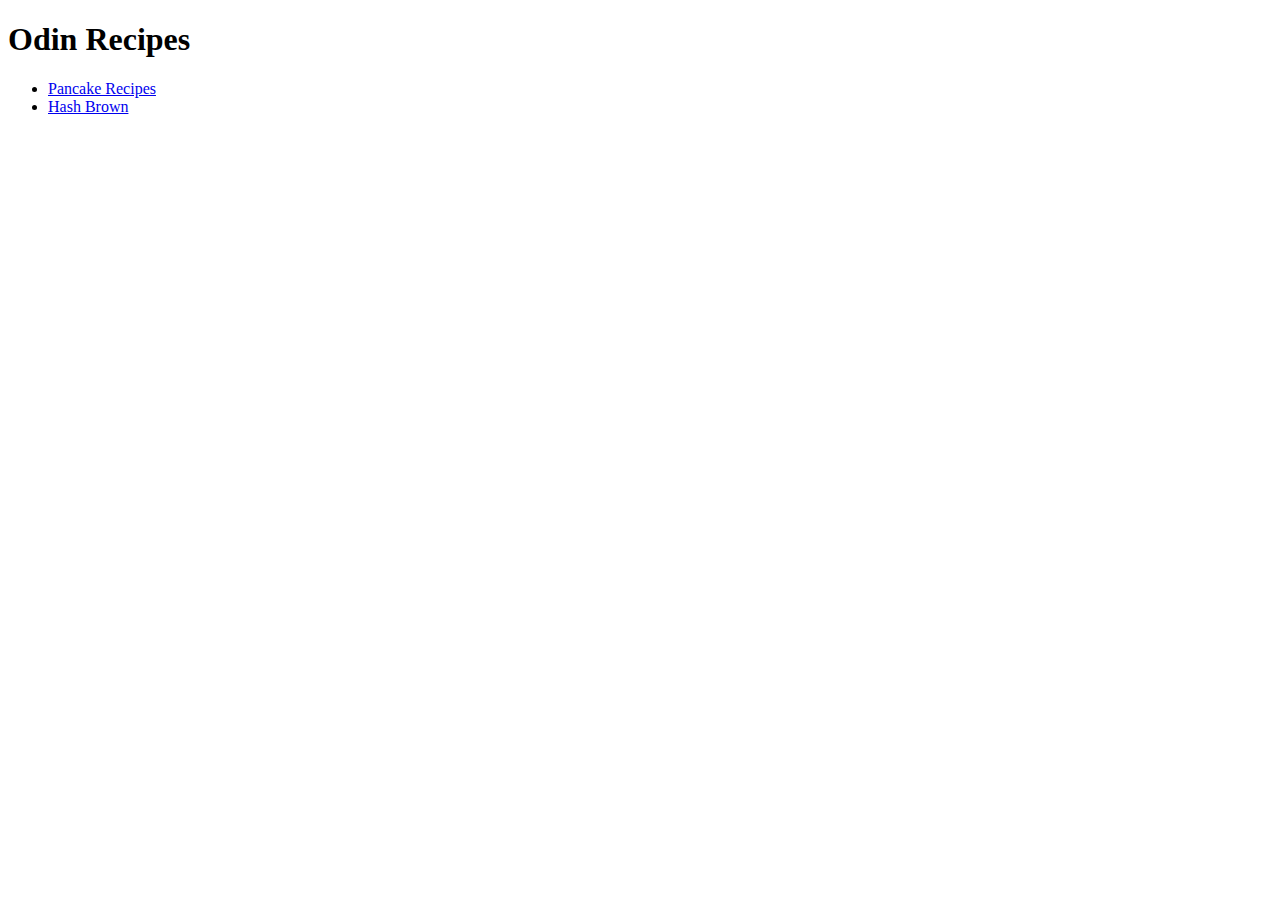
<file: odin-recipes/index.html>
<!DOCTYPE html>
<html lang="en">
<head>
    <meta charset="UTF-8">
    <meta name="viewport" content="width=device-width, initial-scale=1.0">
    <title>Odin Recipes</title>
</head>
<body>
    <h1>Odin Recipes</h1>
    <ul>
        <li><a href="recipes/pancake.html">Pancake Recipes</a></li>
        <li><a href="recipes/hashbrown.html">Hash Brown</a></li>
    </ul>
</body>
</html>
</file>
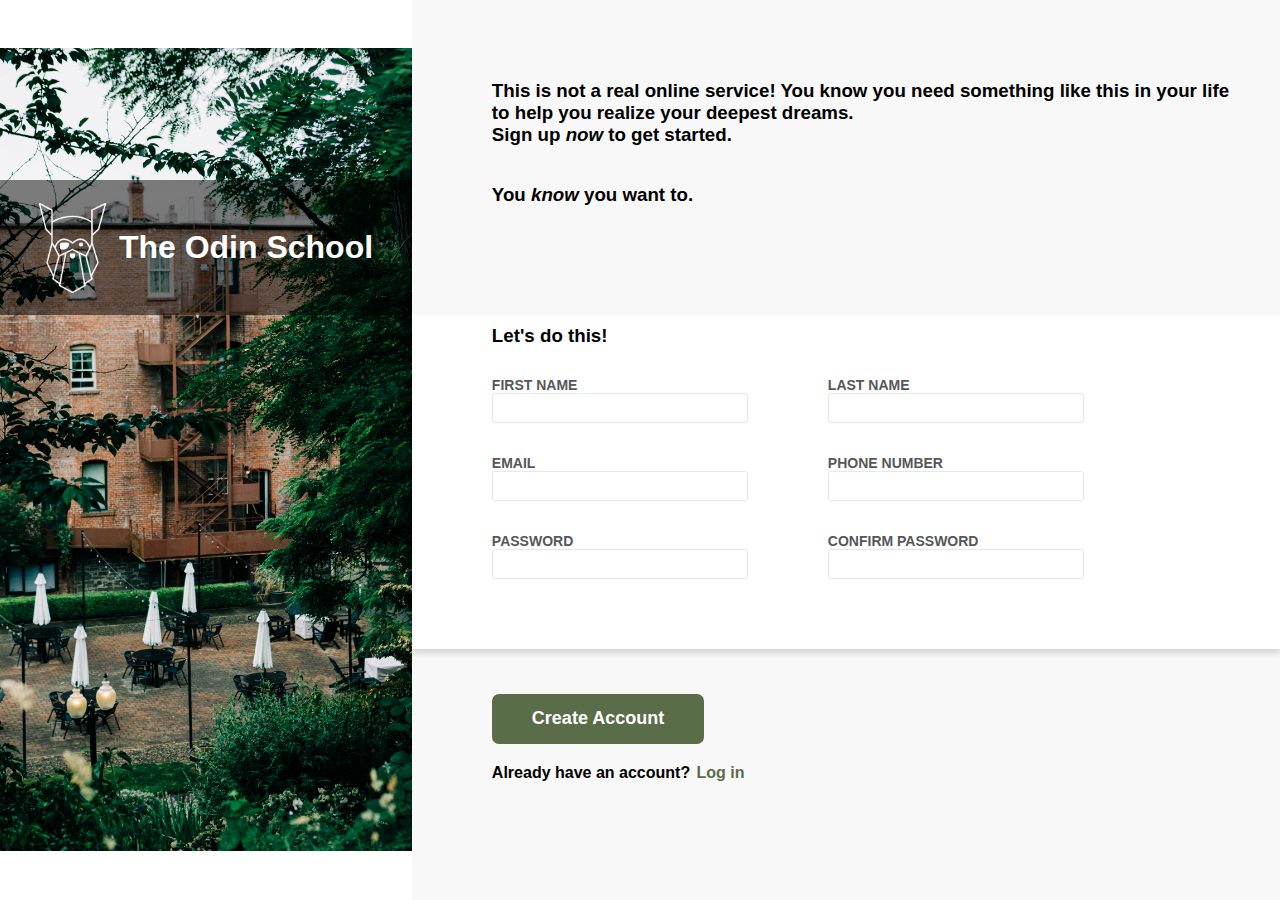
<file: Sign-up-Form/index.html>
<!DOCTYPE html>
<html lang="en">
<head>
    <meta charset="UTF-8">
    <meta name="viewport" content="width=device-width, initial-scale=1.0">
    <title>Sign Up</title>
    <link rel="stylesheet" href="css/style.css">
</head>
<body>
    <div class="wrapper">
        <div class="picture">
            <div class="logo">
                <img src="image/odin-lined.png" alt="logo" class="logo-img">
                <h1 class="odin">The Odin School</h1>
            </div>
        </div>
        <div class="main">
            <div class="message">
                <h3 class="welcome">
                    This is not a real online service! You know you need something
                    like this in your life to help you realize your deepest dreams.
                    <br>
                    Sign up <em>now</em> to get started.
                </h3>
                <h3 class="courage">
                    You <em>know</em> you want to.
                </h3>
            </div>
            <form action="#" method="post" class="sign-up">
                <h3>Let's do this!</h3>
                <div class="user-info">
                    <div class="col col1">
                        <ul style="list-style-type: none;">
                            <li>
                                <label for="first_name">FIRST NAME</label>
                                <input type="text" id="first_name" 
                                       name="first_name" 
                                       maxlength="25" required>
                            </li>
                            <li>
                                <label for="user_email">EMAIL</label>
                                <input type="email" id="user_email" name="user_email" required>
                            </li>
                            <li>
                                <label for="user_pwd">PASSWORD</label>
                                <input type="password" id="user_pwd" name="user_pwd" required>
                            </li>
                        </ul>
                    </div>
                    <div class="col col2">
                        <ul style="list-style-type: none;">
                            <li>
                                <label for="last_name">LAST NAME</label>
                                <input type="text" id="last_name" 
                                       name="last_name" 
                                       maxlength="25" required>
                            </li>
                            <li>
                                <label for="phone_number">PHONE NUMBER</label>
                                <input type="tel" id="phone_number" 
                                       name="phone_number" 
                                       maxlength="20" required>
                            </li>
                            <li>
                                <label for="user_pwd">CONFIRM PASSWORD</label>
                                <input type="number" id="user_pwd" 
                                       name="user_pwd" 
                                       maxlength="16" required>
                            </li>
                        </ul>
                    </div>
                </div>
                <div class="account">
                    <button class="create">Create Account</button>
                    <p class="tip">Already have an account?<a href="#">Log in</a></p>
                </div>
            </form>
        </div>
    </div>
</body>
</html>
</file>
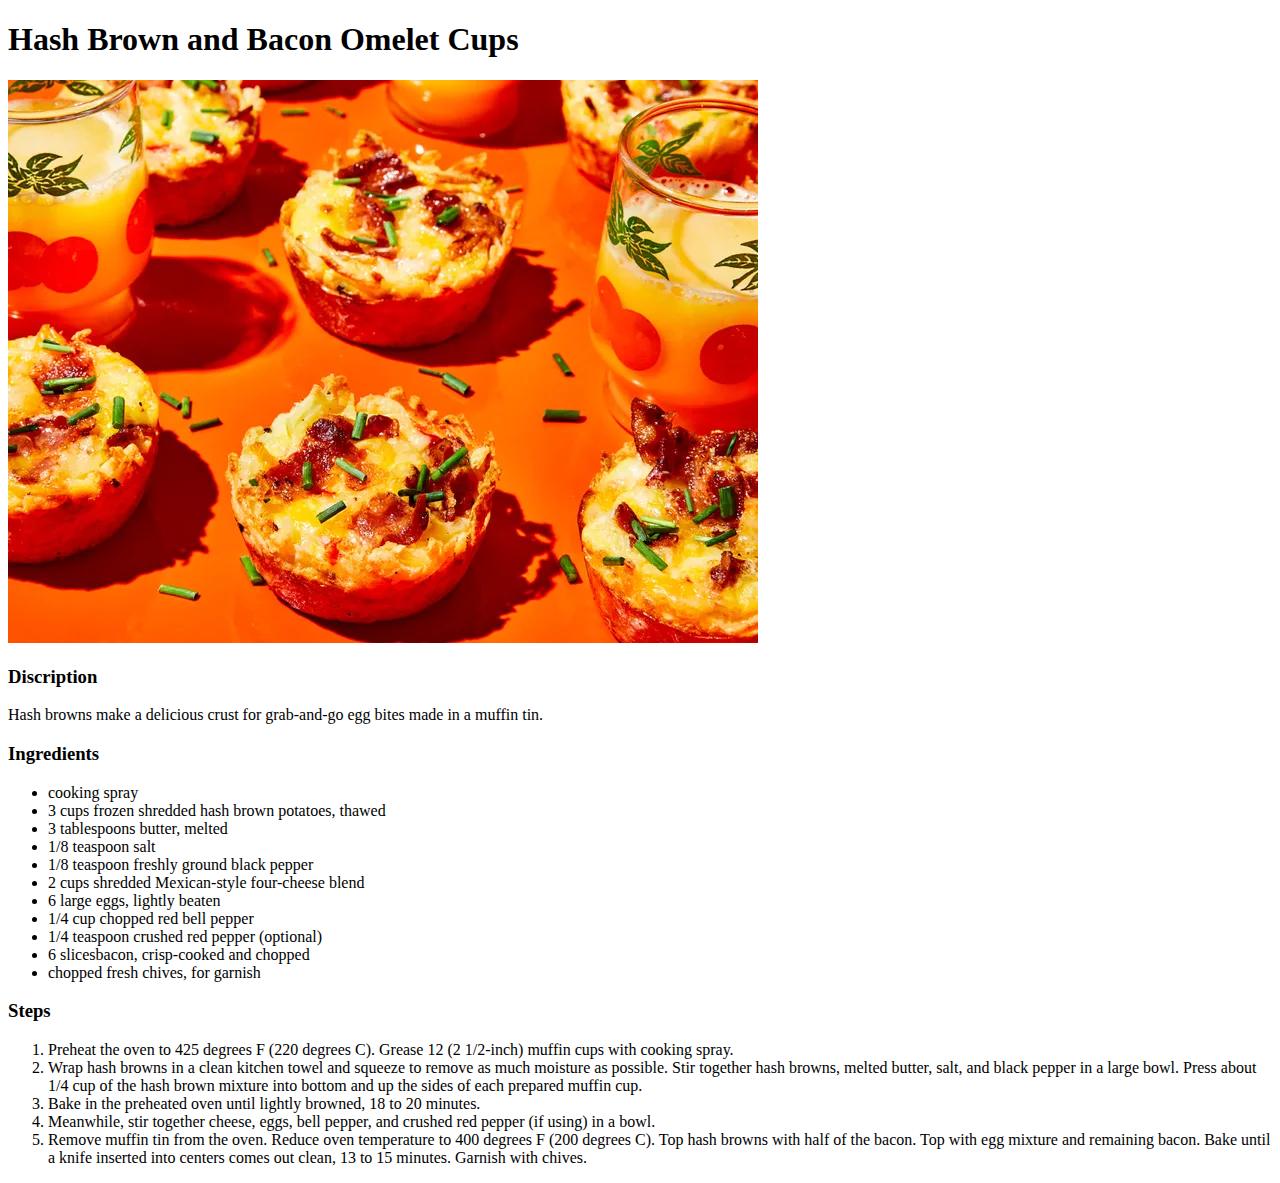
<file: odin-recipes/recipes/hashbrown.html>
<!DOCTYPE html>
<html lang="en">
<head>
    <meta charset="UTF-8">
    <meta name="viewport" content="width=device-width, initial-scale=1.0">
    <title>Hash Brown and Bacon Omelet Cups</title>
</head>
<body>
    <h1>Hash Brown and Bacon Omelet Cups</h1>
    <img src="../images/hashbrown.png" alt="hashbrown">
    <h3>Discription</h3>
    <p>
        Hash browns make a delicious crust for grab-and-go egg bites made in a muffin tin.
    </p>
    <h3>Ingredients</h3>
    <ul>
        <li>cooking spray</li>
        <li>3 cups frozen shredded hash brown potatoes, thawed</li>
        <li>3 tablespoons butter, melted</li>
        <li>1/8 teaspoon salt</li>
        <li>1/8 teaspoon freshly ground black pepper</li>
        <li>2 cups shredded Mexican-style four-cheese blend</li>
        <li>6 large eggs, lightly beaten</li>
        <li>1/4 cup chopped red bell pepper</li>
        <li>1/4 teaspoon crushed red pepper (optional)</li>
        <li>6 slicesbacon, crisp-cooked and chopped</li>
        <li>chopped fresh chives, for garnish</li>
    </ul>
    <h3>Steps</h3>
    <ol>
        <li>Preheat the oven to 425 degrees F (220 degrees C). Grease 12 (2 1/2-inch) muffin cups with cooking spray.</li>
        <li>Wrap hash browns in a clean kitchen towel and squeeze to remove as much moisture as possible. Stir together hash browns, melted butter, salt, and black pepper in a large bowl. Press about 1/4 cup of the hash brown mixture into bottom and up the sides of each prepared muffin cup.</li>
        <li>Bake in the preheated oven until lightly browned, 18 to 20 minutes.</li>
        <li>Meanwhile, stir together cheese, eggs, bell pepper, and crushed red pepper (if using) in a bowl.</li>
        <li>Remove muffin tin from the oven. Reduce oven temperature to 400 degrees F (200 degrees C). Top hash browns with half of the bacon. Top with egg mixture and remaining bacon. Bake until a knife inserted into centers comes out clean, 13 to 15 minutes. Garnish with chives.</li>
    </ol>
</body>
</html>
</file>
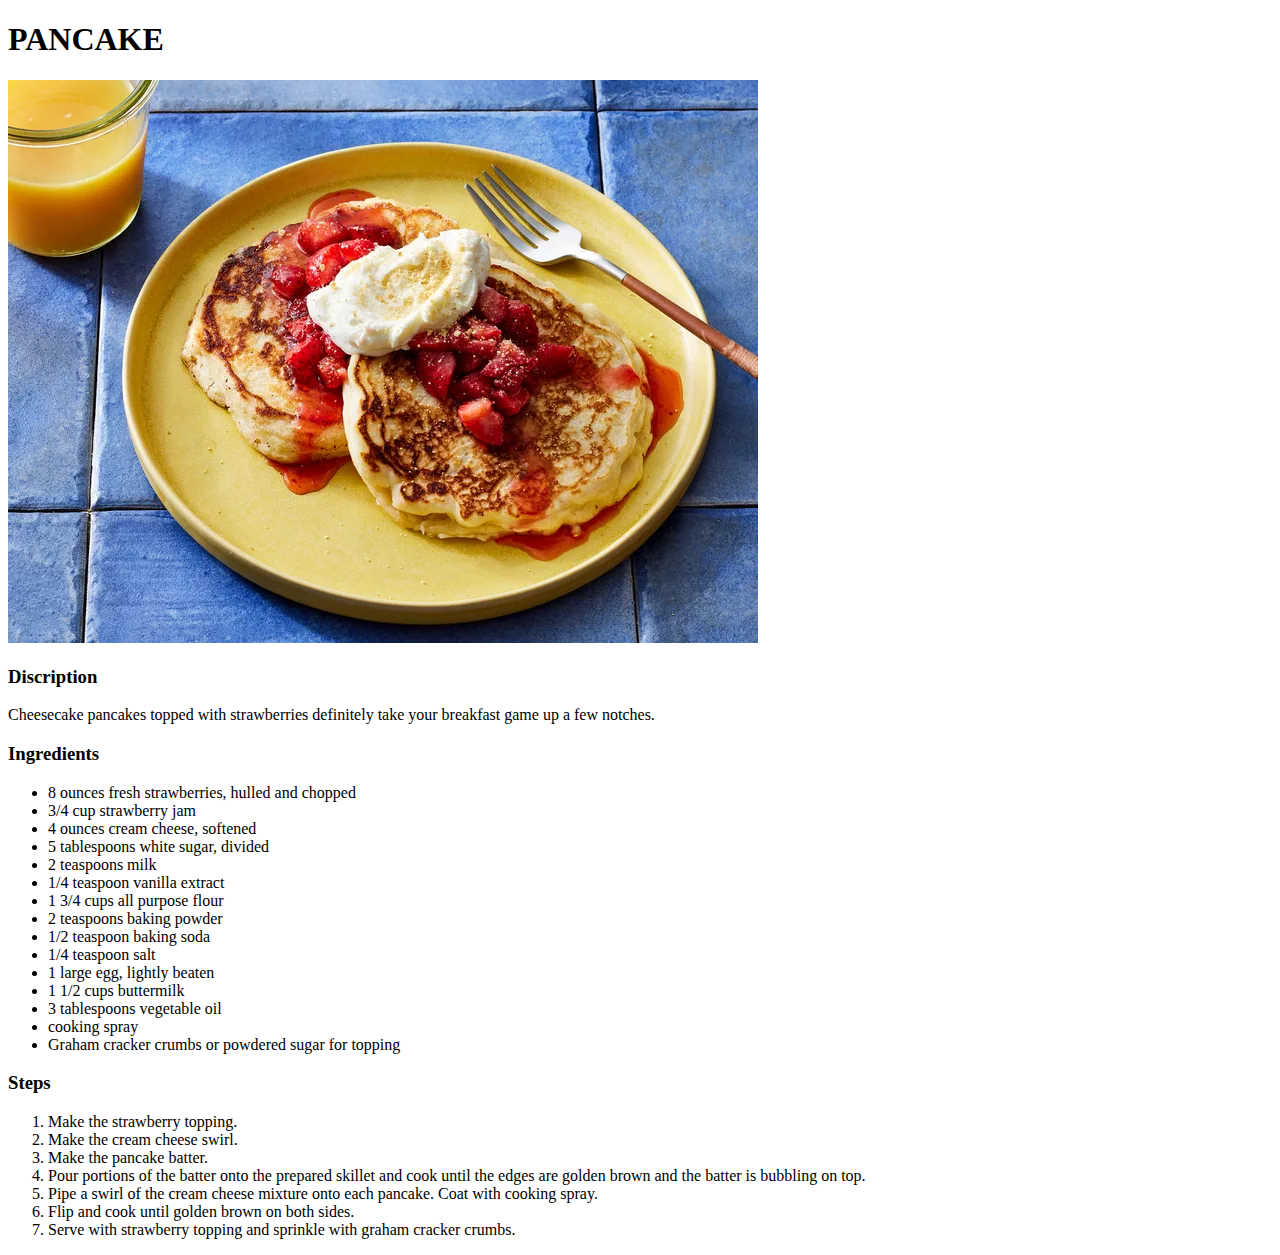
<file: odin-recipes/recipes/pancake.html>
<!DOCTYPE html>
<html lang="en">
<head>
    <meta charset="UTF-8">
    <meta name="viewport" content="width=device-width, initial-scale=1.0">
    <title>PANCAKE</title>
</head>
<body>
    <h1>PANCAKE</h1>
    <img src="../images/pancake.png" alt="pancake">
    <h3>Discription</h3>
    <p>
        Cheesecake pancakes topped with strawberries definitely take your 
        breakfast game up a few notches.
    </p>
    <h3>Ingredients</h3>
    <ul>
        <li>8 ounces fresh strawberries, hulled and chopped</li>
        <li>3/4 cup strawberry jam</li>
        <li>4 ounces cream cheese, softened</li>
        <li>5 tablespoons white sugar, divided</li>
        <li>2 teaspoons milk</li>
        <li>1/4 teaspoon vanilla extract</li>
        <li>1 3/4 cups all purpose flour</li>
        <li>2 teaspoons baking powder</li>
        <li>1/2 teaspoon baking soda</li>
        <li>1/4 teaspoon salt</li>
        <li>1 large egg, lightly beaten</li>
        <li>1 1/2 cups buttermilk</li>
        <li>3 tablespoons vegetable oil</li>
        <li>cooking spray</li>
        <li>Graham cracker crumbs or powdered sugar for topping</li>
    </ul>
    <h3>Steps</h3>
    <ol>
        <li>Make the strawberry topping. </li>
        <li>Make the cream cheese swirl. </li>
        <li>Make the pancake batter. </li>
        <li>Pour portions of the batter onto the prepared skillet and cook until the edges are golden brown and the batter is bubbling on top. </li>
        <li>Pipe a swirl of the cream cheese mixture onto each pancake. Coat with cooking spray.</li>
        <li>Flip and cook until golden brown on both sides. </li>
        <li>Serve with strawberry topping and sprinkle with graham cracker crumbs.</li>
    </ol>
</body>
</html>
</file>
<file: Adin-Dashboard/style.css>
* {
    font-family: 'Roboto';
    margin: 0;
    box-sizing: border-box;
}

.container {
    width: 100vw;
    height: 100vh;
    overflow: auto;
    background-color: #e2e8f0;
    box-sizing: border-box;

    display: grid;
    grid-template-columns: 1fr 3fr;
    gap: 0;
}

/* Sidebar */
.sidebar {
    background-color: #0ea5e9;
    overflow: auto;

    display: grid;
    grid-template-rows: 1fr 2fr 4fr;
    gap: 10px;
}

.logo {
    display: flex;
    align-items: center;

    padding: 0 40px;
    gap: 20px;
}

.logo svg {
    width: 70px;
}

.logo p {
    font-size: 1.8rem;
    font-weight: bold;
    color: #334155;
}

.nav ul,
.brand ul {
    list-style-type: none;
}

.sidebar li {
    display: flex;
    align-items: center;
    gap: 30px;
    margin: 16px;

    font-size: 1.4rem;
    font-weight: bold;
    color: #334155;
}

.nav svg,
.brand svg {
    width: 40px;
}

/* Main Container */

.main-container {
    display: grid;
    grid-template-rows: 1fr 6fr;
}


/* Header */

.header {
    background-color: #f8fafc;
    box-shadow: 0 2px 5px #a1a1aa;

    display: grid;
    grid-template-columns: 1.5fr 1fr;
    align-items: center;
}

/* Header > Search */

.search {
    margin-left: -50px;

    display: grid;
    grid-template-columns: 1fr 4fr;
}

label {
    justify-self: end;
    padding-right: 20px;
}

.search svg {
    width: 30px;
}

.search input {
    border: none;
    border-radius: 20px;

    background-color: #e2e8f0;
}

/* Header > notification */

.notification {
    display: flex;
    justify-content: center;
    align-items: center;
    gap: 20px;
}

.notification svg {
    width: 35px;
}

.notification .user-head {
    width: 60px;
}

.notification p {
    font-size: 1.4rem;
    font-weight: bold;
}

/* Header > userInfo */

.user-info {
    display: flex;
    align-items: center;
    flex: 1;

    margin: 0 30px 10px 30px;
    gap: 20px;
}

.welcome-msg h3 {
    font-size: 1.6rem;

    margin: 10px 0;
}

/* Header > button */

.button {
    display: flex;
    align-items: center;

    gap: 40px;
    margin: 0 auto;
}

.button .btn {
    background-color: #0284c7;
    color: #f8fafc;
    font-size: 1rem;
    font-weight: bold;
    padding: 16px 40px;

    border: none;
    border-radius: 30px;
}

/* Content-container */

.content-container {
    margin: 40px 20px;

    display: grid;
    grid-template-columns: 2fr 1fr;
    gap: 30px;
}

/* Content-container > Projects */

.projects {
    box-sizing: border-box;
    display: grid;
    grid-template-rows: 40px;
    grid-auto-rows: repeat(auto-fit, minmax(100px, .5fr));

    row-gap: 30px;
    column-gap: 30px;
    margin-top: -30px;
}

.projects h2 {
    grid-column: 1 / 3;

    align-self: end;
    margin-bottom: -15px;
}

.project {
    background-color: #f8fafc;
    border-radius: 10px;

    display: grid;
    grid-template-columns: 2% 1fr;
    grid-template-areas: 
    "color-side project-text"
    "color-side action-bar";
}

.color-side {
    grid-area: color-side;

    background-color: #f59e0b;
    border-top-left-radius: 10px;
    border-bottom-left-radius: 10px;
}

.project-text {
    grid-area: project-text;

    align-self: center;
    justify-self: center;

    padding: 0 20px;
}

.action-bar {
    grid-area: action-bar;

    display: flex;
    justify-content: flex-end;
    gap: 20px;
    margin-right: 20px;
}

.action-bar svg {
    width: 25px;
}

/* Content-container > announcements-trending */

.announcements-trending {
    display: grid;
    flex-direction: column;
    justify-content: center;
    
    gap: 50px;
    margin-right: 30px;
}

/* announcements-trending > announcements */

.announcements {
    display: grid;
    grid-template-rows: 40px;
}

.announcement {
    padding: 20px;
}

.announcement-content {
    background-color: #f8fafc;
    border-radius: 10px;
    padding: 20px;

    display: grid;
}

.announcement-border {
    border: 1px solid #d1d5db;
}

/* announcements-trending > trending */

.trending {
    box-sizing: border-box;
    width: 270px;

    display: grid;
    grid-template-columns: 40px;
    grid-auto-rows: repeat(auto-fit, minmax(100px, 1fr));

    gap: 10px;
}

.trending h2 {
    width: 270px;
}

.trend-content {
    box-sizing: border-box;
    width: 270px;
    background-color: #f8fafc;
    border-radius: 10px;

    display: grid;
    grid-template-rows: repeat(4, 80px);

    padding: 20px;
}

.trend {
    display: flex;
    justify-content: center;
    align-items: center;

    gap: 20px;
}

.trend svg {
    width: 60px;
}

.trend p {
    display: flex;
    flex-direction: column;
}

.trend-tag {
    font-size: 1rem;
    font-weight: bold;
}

.trend-text {
    font-size: .8rem;
    font-weight: 200;

    color: #71717a;
}
</file>
<file: Sign-up-Form/css/style.css>
:root {
    --text-padding: 80px 30px 0 80px;
    --bg-color: rgb(238, 238, 238, 0.4);
    --logo-bg-color: rgba(0, 0, 0, 0.5);
    --btn-bg-color: #596D48;
}

* {
    margin: 0;
    padding: 0;
    box-sizing: border-box;
    font-family: 'Poppins', sans-serif;
}

.wrapper {
    width: 100vw;
    height: 100vh;
    display: flex;
}

.picture {
    background-image: url('../image/1.jpg');
    background-position: center;
    background-size: 130%;
    background-repeat: no-repeat;
    width: 45vw;
}

.logo {
    height: 15vh;
    background-color: var(--logo-bg-color);
    position: relative;
    top: 20vh;
    padding: 20px 0;
    gap: 1vw;

    display: flex;
    justify-content: center;
    align-items: center;
    overflow: hidden;
}

.logo-img {
    height: 10vh;
}

.odin {
    color: white;
}



.message {
    height: 35vh;
    background-color: var(--bg-color);
    padding: var(--text-padding);
    display: flex;
    flex-direction: column;
    gap: 2.4em;
}

.sign-up {
    height: 65vh;

    display: flex;
    flex-direction: column;
}

.user-info,
.account {
    flex: 1;
}

.sign-up h3,
.user-info {
    --text-padding:30px;

    display: flex;
    padding: 10px 0 20px 80px;
    gap: 80px;
}

.user-info {
    box-shadow: 0 5px 5px rgba(0, 0, 0, 0.2);
}

.col li {
    display: flex;
    flex-direction: column;
    width: 16em;
    margin-bottom: 2em;
}

.col label {
    color: #565758;

    font-size: 14px;
    font-weight: bold;
}

.col input {
    border: 1px solid #E5E7EB;
    border-radius: 3px;

    padding: 6px;
    font-size: 14px;
    font-weight: bold;
}

.col input:focus {
    border: 1px solid blue;
    box-shadow: 2px 2px 6px 1px rgb(0, 0, 0, 0.2);
}

.account {
    background-color: var(--bg-color);
}

.create {
    height: 50px;
    font-size: 18px;
    font-weight: bolder;
    color: white;

    margin-top: 45px;
    margin-left: 80px;
    padding: 0 40px;

    background-color: var(--btn-bg-color);
    border-radius: 7px;
    border: none;
}

.create:hover {
    background-color: rgb(118, 151, 89);
    cursor: pointer;
}

.tip {
    font-size: 16px;
    font-weight: bold;

    margin-top: 20px;
    margin-left: 80px;
}

.tip a {
    color: #596D48;
    text-decoration: none;
    margin-left: .4em;
}
</file>
